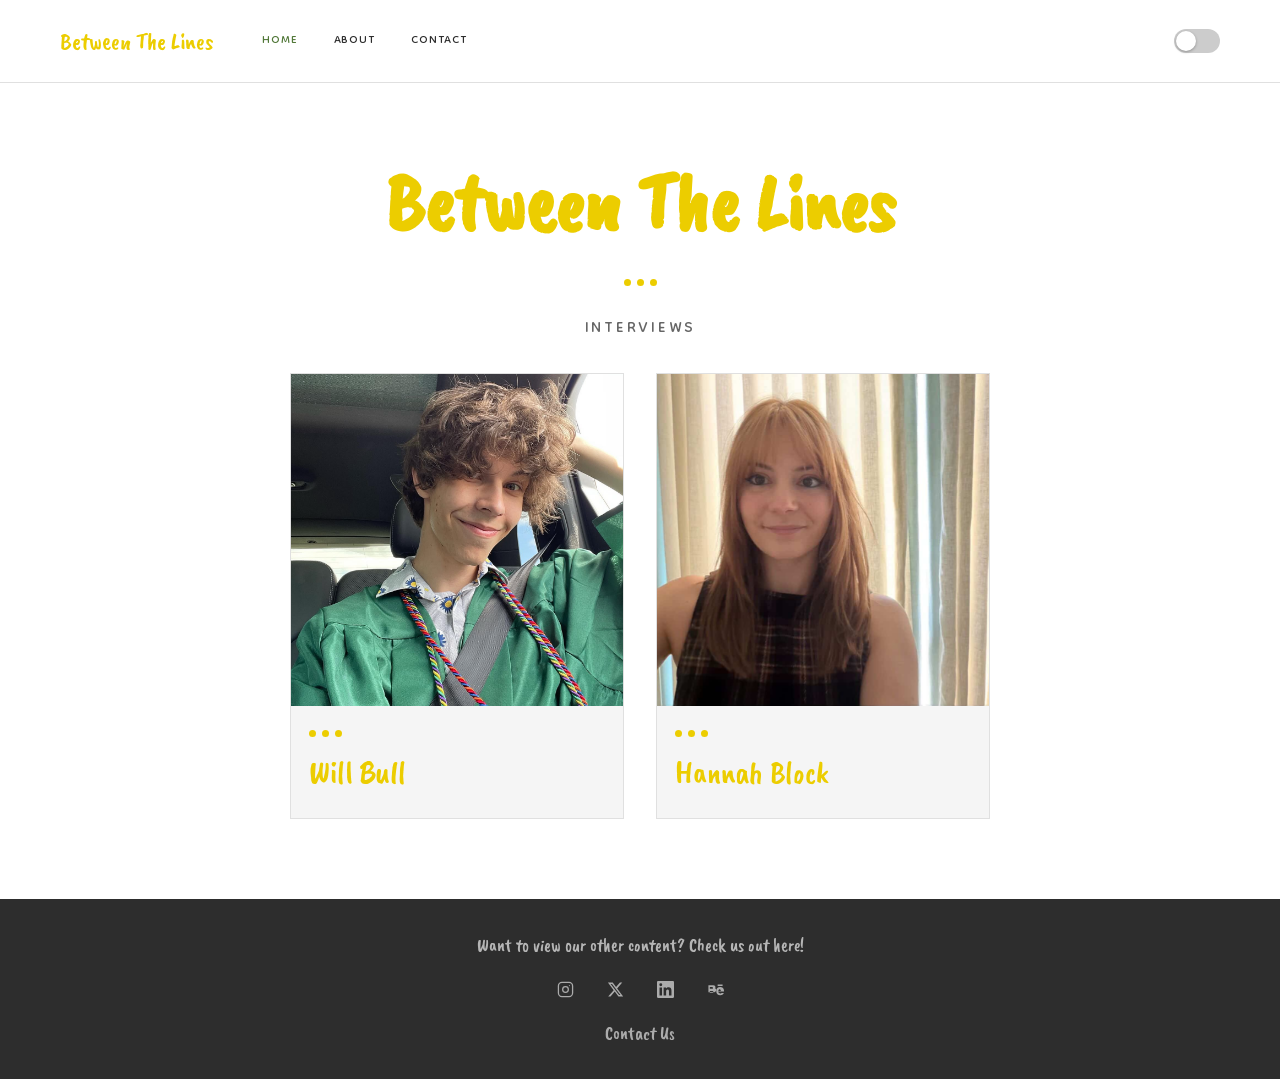
<file: index.html>
<!DOCTYPE html>
<html lang="en" data-theme="light">
<head>
  <meta charset="UTF-8" />
  <meta name="viewport" content="width=device-width, initial-scale=1.0" />
  <title>Between The Lines</title>
  <link rel="preconnect" href="https://fonts.googleapis.com">
  <link rel="preconnect" href="https://fonts.gstatic.com" crossorigin>
  <link href="https://fonts.googleapis.com/css2?family=Caveat+Brush&family=Caveat:wght@400..700&family=Dongle&family=Lexend+Deca:wght@100..900&family=PT+Sans:ital,wght@0,400;0,700;1,400;1,700&display=swap" rel="stylesheet">
  <link rel="stylesheet" href="style.css" />
</head>
<body>

  <header>
    <a href="index.html" class="logo">Between The Lines</a>
    <nav>
      <a href="index.html" class="active">Home</a>
      <a href="about.html">About</a>
      <a href="contact.html">Contact</a>
    </nav>
    <button class="dark-toggle" id="darkToggle" aria-label="Toggle dark mode">
      <span class="knob"></span>
    </button>
  </header>

  <main class="home-main">
  <div class="page-wrap">

    <h1 class="home-headline">Between The Lines</h1>
    <div class="dots"><span></span><span></span><span></span></div>

    <p class="section-label">Interviews</p>

    <div class="interview-cards">

      <a href="will-bull.html" class="card">
        <div class="card-img">
          <img src="will-bull.jpg" alt="Will Bull">
        </div>
        <div class="card-body">
          <div class="dots"><span></span><span></span><span></span></div>
          <p class="card-name">Will Bull</p>
        </div>
      </a>

      <a href="hannah-block.html" class="card">
        <div class="card-img">
          <img src="hannah-block.jpg" alt="Hannah Block">
        </div>
        <div class="card-body">
          <div class="dots"><span></span><span></span><span></span></div>
          <p class="card-name">Hannah Block</p>
        </div>
      </a>

    </div>

  </div>
  </main>

  <footer>
    <div class="footer-inner">
      <p class="footer-tagline">Want to view our other content? Check us out here!</p>
      <div class="social-links">
        <a href="#" class="social-icon" aria-label="Instagram">
          <svg viewBox="0 0 24 24" fill="none" stroke="currentColor" stroke-width="1.8" stroke-linecap="round" stroke-linejoin="round"><rect x="2" y="2" width="20" height="20" rx="5"/><circle cx="12" cy="12" r="4"/><circle cx="17.5" cy="6.5" r="0.8" fill="currentColor" stroke="none"/></svg>
        </a>
        <a href="#" class="social-icon" aria-label="X / Twitter">
          <svg viewBox="0 0 24 24" fill="currentColor"><path d="M18.244 2.25h3.308l-7.227 8.26 8.502 11.24H16.17l-5.214-6.817L4.99 21.75H1.68l7.73-8.835L1.254 2.25H8.08l4.713 6.231zm-1.161 17.52h1.833L7.084 4.126H5.117z"/></svg>
        </a>
        <a href="#" class="social-icon" aria-label="LinkedIn">
          <svg viewBox="0 0 24 24" fill="currentColor"><path d="M20.447 20.452h-3.554v-5.569c0-1.328-.027-3.037-1.852-3.037-1.853 0-2.136 1.445-2.136 2.939v5.667H9.351V9h3.414v1.561h.046c.477-.9 1.637-1.85 3.37-1.85 3.601 0 4.267 2.37 4.267 5.455v6.286zM5.337 7.433a2.062 2.062 0 0 1-2.063-2.065 2.064 2.064 0 1 1 2.063 2.065zm1.782 13.019H3.555V9h3.564v11.452zM22.225 0H1.771C.792 0 0 .774 0 1.729v20.542C0 23.227.792 24 1.771 24h20.451C23.2 24 24 23.227 24 22.271V1.729C24 .774 23.2 0 22.222 0h.003z"/></svg>
        </a>
        <a href="#" class="social-icon" aria-label="Behance">
          <svg viewBox="0 0 24 24" fill="currentColor"><path d="M22 7h-7V5h7v2zm1.726 10c-.442 1.297-2.029 3-5.101 3-3.074 0-5.564-1.729-5.564-5.675 0-3.91 2.325-5.92 5.466-5.92 3.082 0 4.964 1.782 5.375 4.426.078.506.109 1.188.095 2.14H15.97c.13 3.211 3.483 3.312 4.588 2.029H23.726zm-7.726-3h3.543c-.065-1.617-.955-2.482-1.711-2.482-.828 0-1.745.603-1.832 2.482zM8 12c2.432 0 3.933-1.204 3.933-3.135 0-1.78-1.139-2.865-3.086-2.865H2v10h7.016c2.2 0 3.984-1.065 3.984-3.283 0-1.998-1.52-2.717-4-2.717zM4 8.5h3.082c.85 0 1.418.453 1.418 1.25 0 .844-.568 1.25-1.418 1.25H4V8.5zm0 5.5h3.312c.914 0 1.688.406 1.688 1.5s-.774 1.5-1.688 1.5H4V14z"/></svg>
        </a>
      </div>
      <a href="contact.html" class="footer-contact">Contact Us</a>
    </div>
  </footer>

  <script src="theme.js"></script>
</body>
</html>
</file>
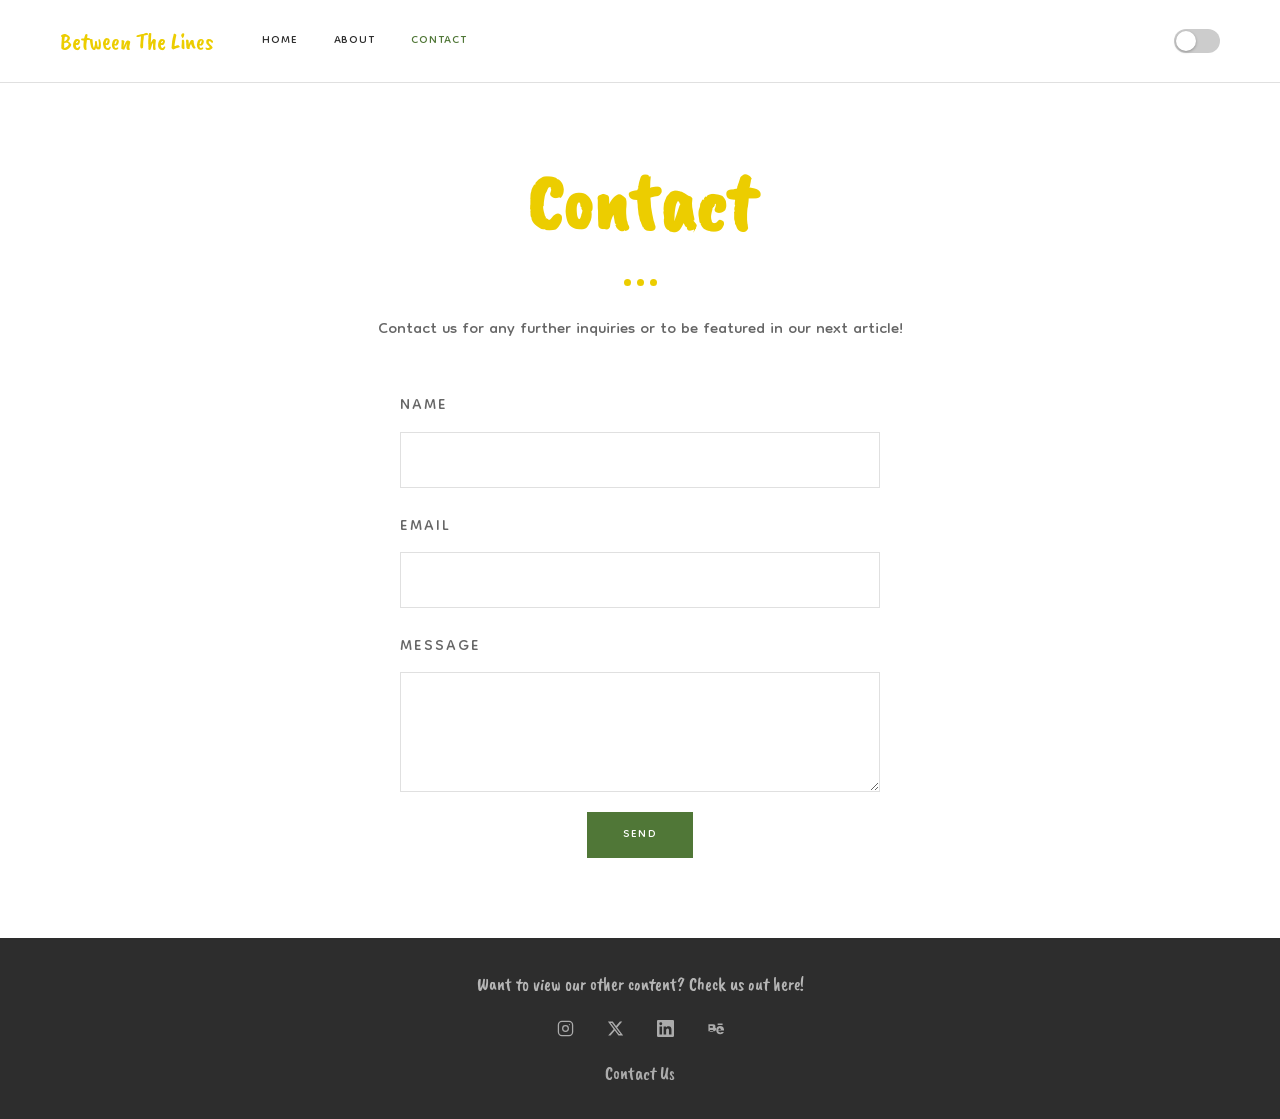
<file: contact.html>
<!DOCTYPE html>
<html lang="en" data-theme="light">
<head>
  <meta charset="UTF-8" />
  <meta name="viewport" content="width=device-width, initial-scale=1.0" />
  <title>Contact — Between The Lines</title>
  <link rel="preconnect" href="https://fonts.googleapis.com">
  <link rel="preconnect" href="https://fonts.gstatic.com" crossorigin>
  <link href="https://fonts.googleapis.com/css2?family=Caveat+Brush&family=Caveat:wght@400..700&family=Dongle&family=Lexend+Deca:wght@100..900&family=PT+Sans:ital,wght@0,400;0,700;1,400;1,700&display=swap" rel="stylesheet">
  <link rel="stylesheet" href="style.css" />
</head>
<body>

  <header>
    <a href="index.html" class="logo">Between The Lines</a>
    <nav>
      <a href="index.html">Home</a>
      <a href="about.html">About</a>
      <a href="contact.html" class="active">Contact</a>
    </nav>
    <button class="dark-toggle" id="darkToggle" aria-label="Toggle dark mode">
      <span class="knob"></span>
    </button>
  </header>

  <main class="contact-main">
  <div class="page-wrap">

    <h1 class="page-title">Contact</h1>
    <div class="dots"><span></span><span></span><span></span></div>

    <p class="contact-body">
      Contact us for any further inquiries or to be featured in our next article!
    </p>

    <form class="contact-form" onsubmit="handleSubmit(event)">
      <div class="form-group">
        <label for="name">Name</label>
        <input type="text" id="name" name="name" required />
      </div>
      <div class="form-group">
        <label for="email">Email</label>
        <input type="email" id="email" name="email" required />
      </div>
      <div class="form-group">
        <label for="message">Message</label>
        <textarea id="message" name="message" required></textarea>
      </div>
      <button type="submit" class="form-submit">Send</button>
      <p id="form-success" style="display:none;">Message sent!</p>
    </form>

  </div>
  </main>

  <footer>
    <div class="footer-inner">
      <p class="footer-tagline">Want to view our other content? Check us out here!</p>
      <div class="social-links">
        <a href="#" class="social-icon" aria-label="Instagram">
          <svg viewBox="0 0 24 24" fill="none" stroke="currentColor" stroke-width="1.8" stroke-linecap="round" stroke-linejoin="round"><rect x="2" y="2" width="20" height="20" rx="5"/><circle cx="12" cy="12" r="4"/><circle cx="17.5" cy="6.5" r="0.8" fill="currentColor" stroke="none"/></svg>
        </a>
        <a href="#" class="social-icon" aria-label="X / Twitter">
          <svg viewBox="0 0 24 24" fill="currentColor"><path d="M18.244 2.25h3.308l-7.227 8.26 8.502 11.24H16.17l-5.214-6.817L4.99 21.75H1.68l7.73-8.835L1.254 2.25H8.08l4.713 6.231zm-1.161 17.52h1.833L7.084 4.126H5.117z"/></svg>
        </a>
        <a href="#" class="social-icon" aria-label="LinkedIn">
          <svg viewBox="0 0 24 24" fill="currentColor"><path d="M20.447 20.452h-3.554v-5.569c0-1.328-.027-3.037-1.852-3.037-1.853 0-2.136 1.445-2.136 2.939v5.667H9.351V9h3.414v1.561h.046c.477-.9 1.637-1.85 3.37-1.85 3.601 0 4.267 2.37 4.267 5.455v6.286zM5.337 7.433a2.062 2.062 0 0 1-2.063-2.065 2.064 2.064 0 1 1 2.063 2.065zm1.782 13.019H3.555V9h3.564v11.452zM22.225 0H1.771C.792 0 0 .774 0 1.729v20.542C0 23.227.792 24 1.771 24h20.451C23.2 24 24 23.227 24 22.271V1.729C24 .774 23.2 0 22.222 0h.003z"/></svg>
        </a>
        <a href="#" class="social-icon" aria-label="Behance">
          <svg viewBox="0 0 24 24" fill="currentColor"><path d="M22 7h-7V5h7v2zm1.726 10c-.442 1.297-2.029 3-5.101 3-3.074 0-5.564-1.729-5.564-5.675 0-3.91 2.325-5.92 5.466-5.92 3.082 0 4.964 1.782 5.375 4.426.078.506.109 1.188.095 2.14H15.97c.13 3.211 3.483 3.312 4.588 2.029H23.726zm-7.726-3h3.543c-.065-1.617-.955-2.482-1.711-2.482-.828 0-1.745.603-1.832 2.482zM8 12c2.432 0 3.933-1.204 3.933-3.135 0-1.78-1.139-2.865-3.086-2.865H2v10h7.016c2.2 0 3.984-1.065 3.984-3.283 0-1.998-1.52-2.717-4-2.717zM4 8.5h3.082c.85 0 1.418.453 1.418 1.25 0 .844-.568 1.25-1.418 1.25H4V8.5zm0 5.5h3.312c.914 0 1.688.406 1.688 1.5s-.774 1.5-1.688 1.5H4V14z"/></svg>
        </a>
      </div>
      <a href="contact.html" class="footer-contact">Contact Us</a>
    </div>
  </footer>

  <script src="theme.js"></script>
  <script>
    function handleSubmit(e) {
      e.preventDefault();
      document.getElementById('form-success').style.display = 'block';
      e.target.reset();
    }
  </script>
</body>
</html>
</file>
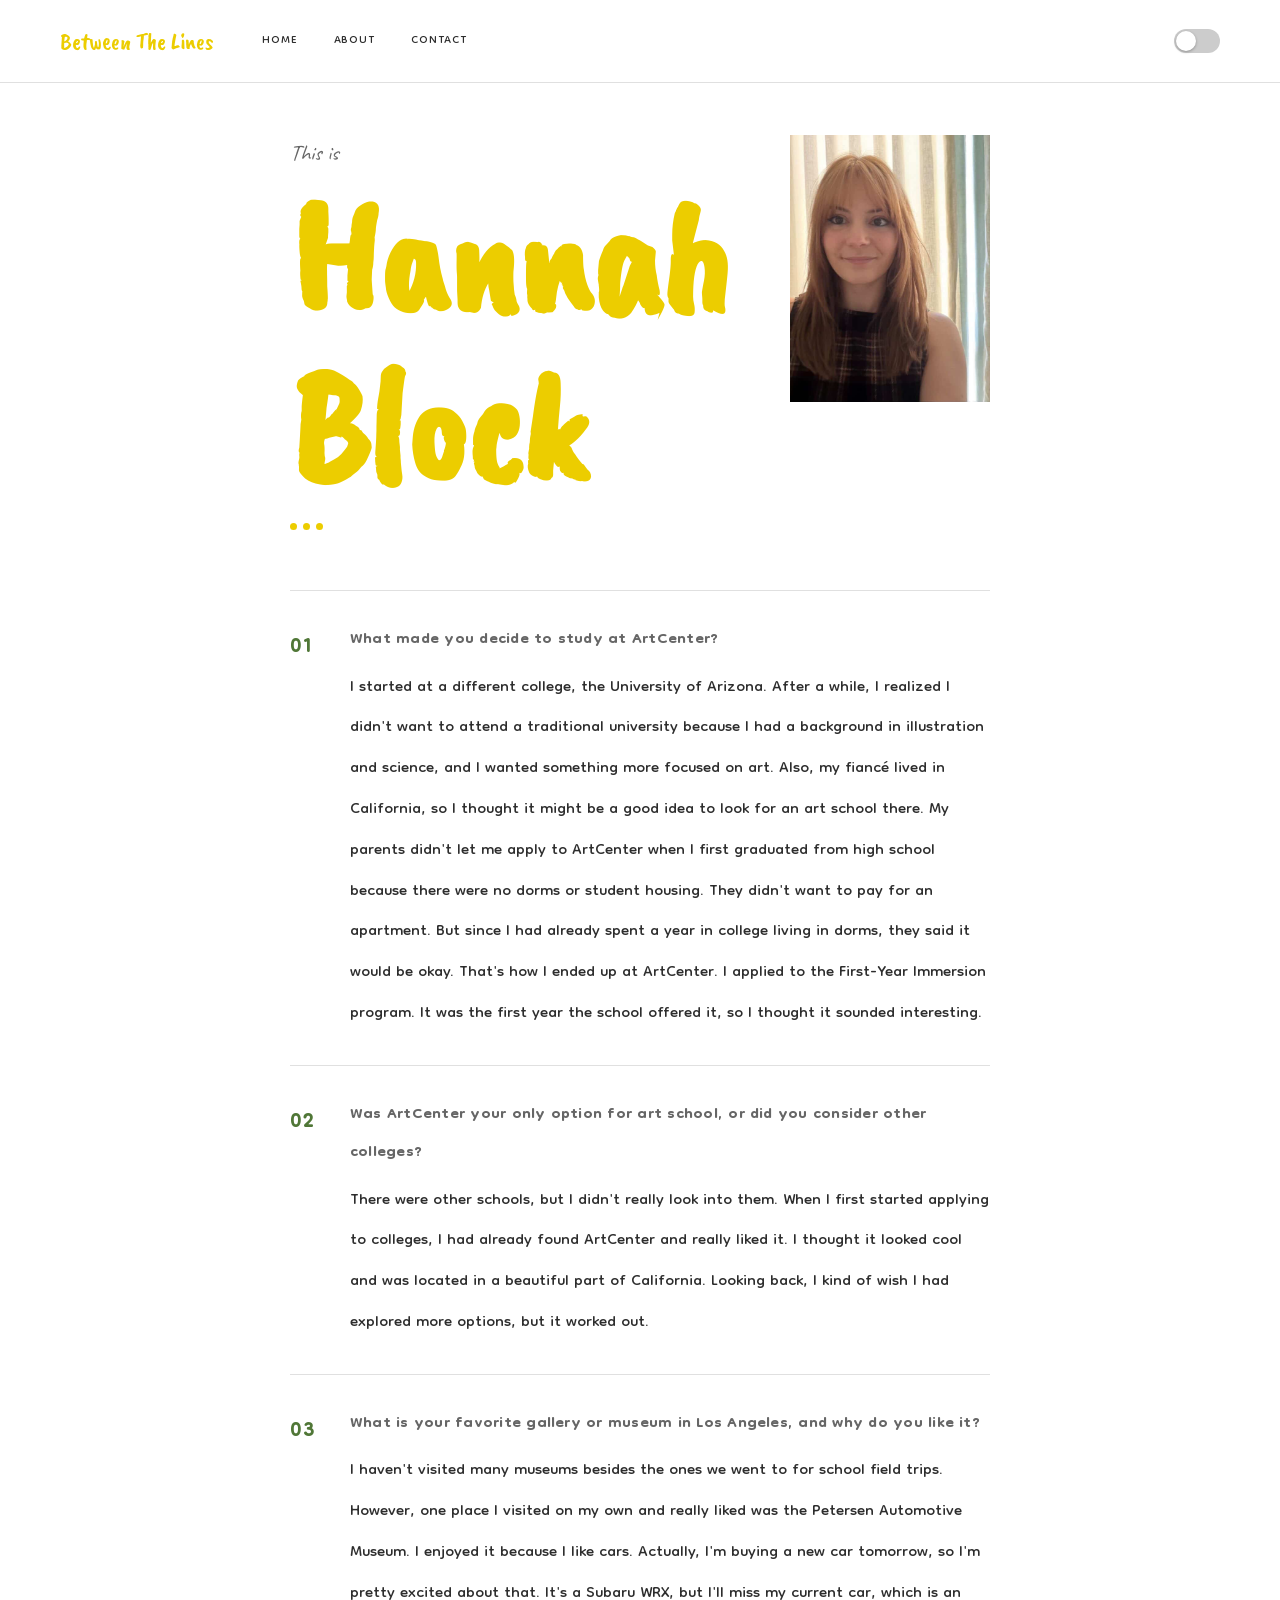
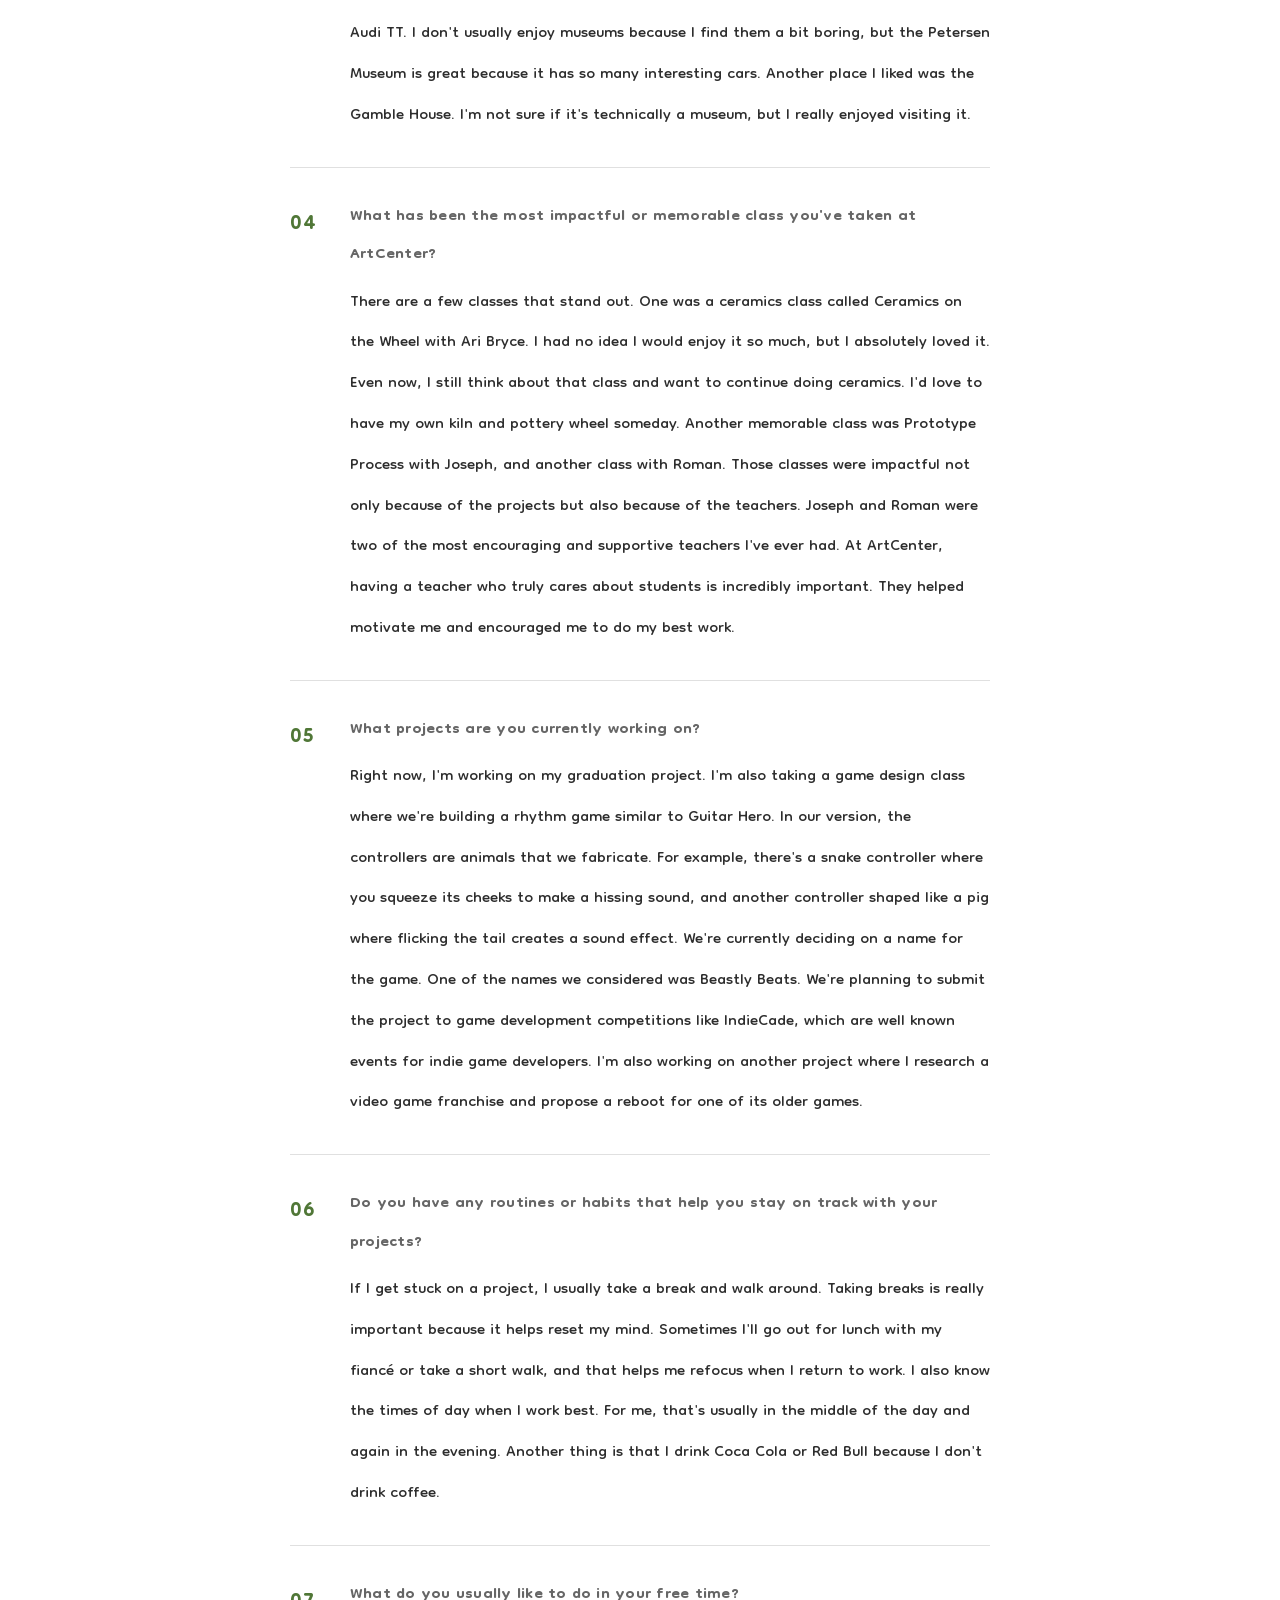
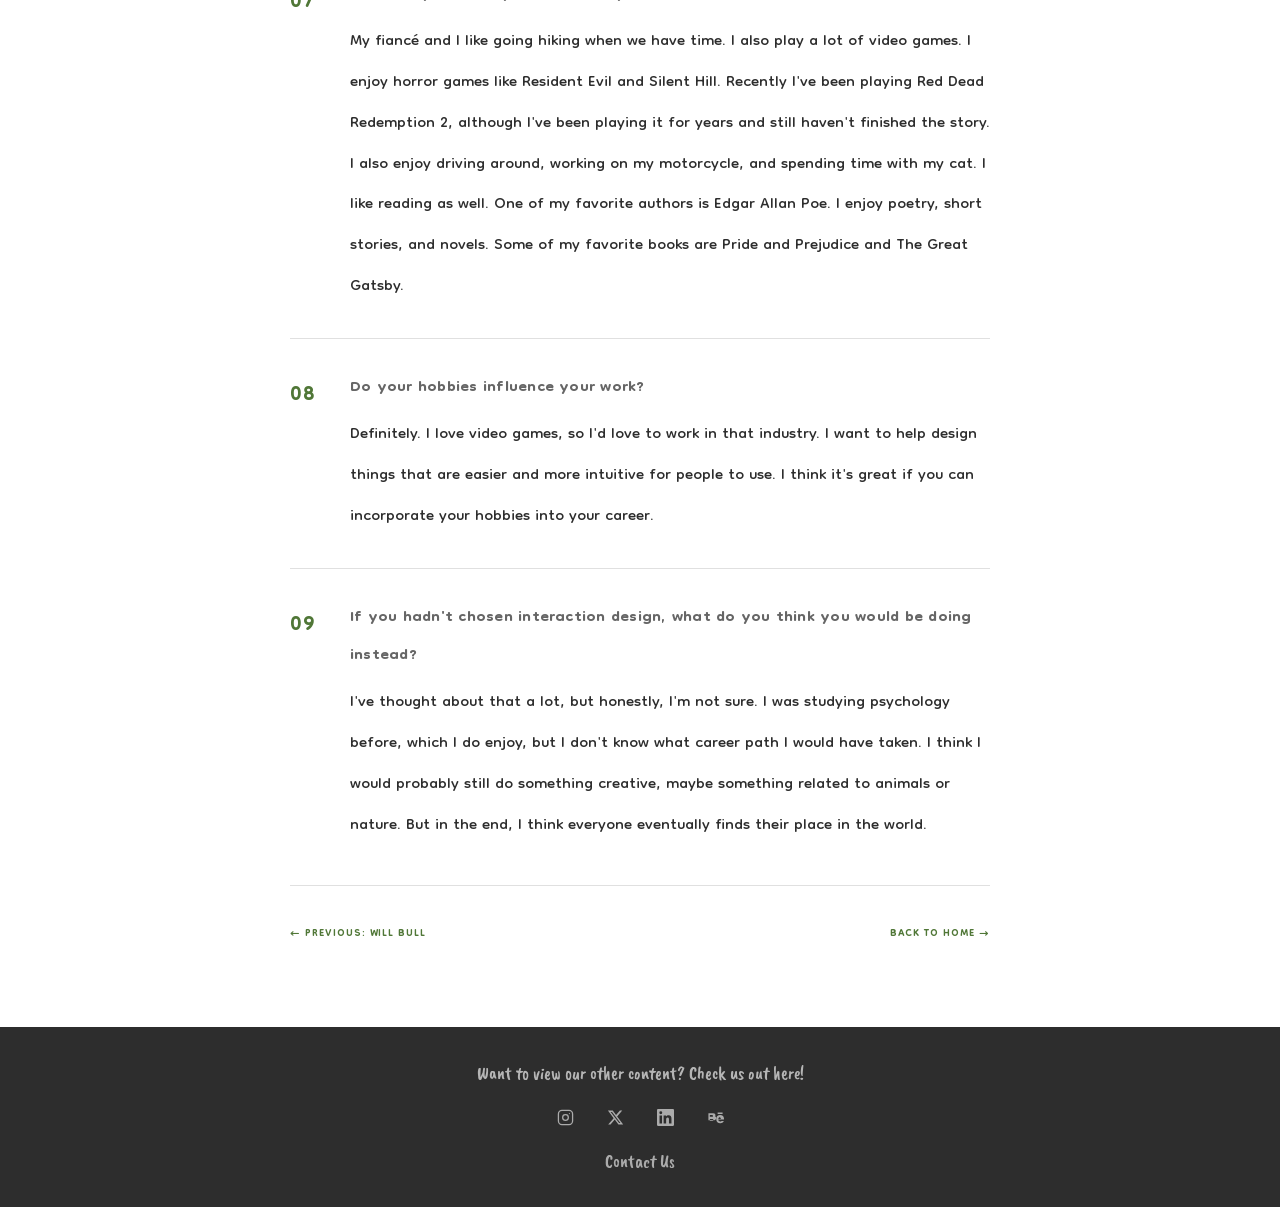
<file: hannah-block.html>
<!DOCTYPE html>
<html lang="en" data-theme="light">
<head>
  <meta charset="UTF-8" />
  <meta name="viewport" content="width=device-width, initial-scale=1.0" />
  <title>Hannah Block — Between The Lines</title>
  <link rel="preconnect" href="https://fonts.googleapis.com">
  <link rel="preconnect" href="https://fonts.gstatic.com" crossorigin>
  <link href="https://fonts.googleapis.com/css2?family=Caveat+Brush&family=Caveat:wght@400..700&family=Dongle&family=Lexend+Deca:wght@100..900&family=PT+Sans:ital,wght@0,400;0,700;1,400;1,700&display=swap" rel="stylesheet">
  <link rel="stylesheet" href="style.css" />
</head>
<body>

  <header>
    <a href="index.html" class="logo">Between The Lines</a>
    <nav>
      <a href="index.html">Home</a>
      <a href="about.html">About</a>
      <a href="contact.html">Contact</a>
    </nav>
    <button class="dark-toggle" id="darkToggle" aria-label="Toggle dark mode">
      <span class="knob"></span>
    </button>
  </header>

  <main class="interview-main">
  <div class="page-wrap">

    <div class="interview-header">
      <div>
        <span class="interview-label">This is</span>
        <h1 class="interview-name">Hannah<br>Block</h1>
        <div class="dots"><span></span><span></span><span></span></div>
      </div>
      <div class="interview-photo-box">
        <div class="photo-placeholder">
          <img src="hannah-block.jpg" alt="Hannah Block">
        </div>
      </div>
    </div>

    <div class="qa-list">

      <div class="qa-item">
        <span class="qa-num">01</span>
        <div class="qa-content">
          <p class="qa-question">What made you decide to study at ArtCenter?</p>
          <p class="qa-answer">I started at a different college, the University of Arizona. After a while, I realized I didn't want to attend a traditional university because I had a background in illustration and science, and I wanted something more focused on art. Also, my fiancé lived in California, so I thought it might be a good idea to look for an art school there. My parents didn't let me apply to ArtCenter when I first graduated from high school because there were no dorms or student housing. They didn't want to pay for an apartment. But since I had already spent a year in college living in dorms, they said it would be okay. That's how I ended up at ArtCenter. I applied to the First-Year Immersion program. It was the first year the school offered it, so I thought it sounded interesting.</p>
        </div>
      </div>

      <div class="qa-item">
        <span class="qa-num">02</span>
        <div class="qa-content">
          <p class="qa-question">Was ArtCenter your only option for art school, or did you consider other colleges?</p>
          <p class="qa-answer">There were other schools, but I didn't really look into them. When I first started applying to colleges, I had already found ArtCenter and really liked it. I thought it looked cool and was located in a beautiful part of California. Looking back, I kind of wish I had explored more options, but it worked out.</p>
        </div>
      </div>

      <div class="qa-item">
        <span class="qa-num">03</span>
        <div class="qa-content">
          <p class="qa-question">What is your favorite gallery or museum in Los Angeles, and why do you like it?</p>
          <p class="qa-answer">I haven't visited many museums besides the ones we went to for school field trips. However, one place I visited on my own and really liked was the Petersen Automotive Museum. I enjoyed it because I like cars. Actually, I'm buying a new car tomorrow, so I'm pretty excited about that. It's a Subaru WRX, but I'll miss my current car, which is an Audi TT. I don't usually enjoy museums because I find them a bit boring, but the Petersen Museum is great because it has so many interesting cars. Another place I liked was the Gamble House. I'm not sure if it's technically a museum, but I really enjoyed visiting it.</p>
        </div>
      </div>

      <div class="qa-item">
        <span class="qa-num">04</span>
        <div class="qa-content">
          <p class="qa-question">What has been the most impactful or memorable class you've taken at ArtCenter?</p>
          <p class="qa-answer">There are a few classes that stand out. One was a ceramics class called Ceramics on the Wheel with Ari Bryce. I had no idea I would enjoy it so much, but I absolutely loved it. Even now, I still think about that class and want to continue doing ceramics. I'd love to have my own kiln and pottery wheel someday. Another memorable class was Prototype Process with Joseph, and another class with Roman. Those classes were impactful not only because of the projects but also because of the teachers. Joseph and Roman were two of the most encouraging and supportive teachers I've ever had. At ArtCenter, having a teacher who truly cares about students is incredibly important. They helped motivate me and encouraged me to do my best work.</p>
        </div>
      </div>

      <div class="qa-item">
        <span class="qa-num">05</span>
        <div class="qa-content">
          <p class="qa-question">What projects are you currently working on?</p>
          <p class="qa-answer">Right now, I'm working on my graduation project. I'm also taking a game design class where we're building a rhythm game similar to Guitar Hero. In our version, the controllers are animals that we fabricate. For example, there's a snake controller where you squeeze its cheeks to make a hissing sound, and another controller shaped like a pig where flicking the tail creates a sound effect. We're currently deciding on a name for the game. One of the names we considered was Beastly Beats. We're planning to submit the project to game development competitions like IndieCade, which are well known events for indie game developers. I'm also working on another project where I research a video game franchise and propose a reboot for one of its older games.</p>
        </div>
      </div>

      <div class="qa-item">
        <span class="qa-num">06</span>
        <div class="qa-content">
          <p class="qa-question">Do you have any routines or habits that help you stay on track with your projects?</p>
          <p class="qa-answer">If I get stuck on a project, I usually take a break and walk around. Taking breaks is really important because it helps reset my mind. Sometimes I'll go out for lunch with my fiancé or take a short walk, and that helps me refocus when I return to work. I also know the times of day when I work best. For me, that's usually in the middle of the day and again in the evening. Another thing is that I drink Coca Cola or Red Bull because I don't drink coffee.</p>
        </div>
      </div>

      <div class="qa-item">
        <span class="qa-num">07</span>
        <div class="qa-content">
          <p class="qa-question">What do you usually like to do in your free time?</p>
          <p class="qa-answer">My fiancé and I like going hiking when we have time. I also play a lot of video games. I enjoy horror games like Resident Evil and Silent Hill. Recently I've been playing Red Dead Redemption 2, although I've been playing it for years and still haven't finished the story. I also enjoy driving around, working on my motorcycle, and spending time with my cat. I like reading as well. One of my favorite authors is Edgar Allan Poe. I enjoy poetry, short stories, and novels. Some of my favorite books are Pride and Prejudice and The Great Gatsby.</p>
        </div>
      </div>

      <div class="qa-item">
        <span class="qa-num">08</span>
        <div class="qa-content">
          <p class="qa-question">Do your hobbies influence your work?</p>
          <p class="qa-answer">Definitely. I love video games, so I'd love to work in that industry. I want to help design things that are easier and more intuitive for people to use. I think it's great if you can incorporate your hobbies into your career.</p>
        </div>
      </div>

      <div class="qa-item">
        <span class="qa-num">09</span>
        <div class="qa-content">
          <p class="qa-question">If you hadn't chosen interaction design, what do you think you would be doing instead?</p>
          <p class="qa-answer">I've thought about that a lot, but honestly, I'm not sure. I was studying psychology before, which I do enjoy, but I don't know what career path I would have taken. I think I would probably still do something creative, maybe something related to animals or nature. But in the end, I think everyone eventually finds their place in the world.</p>
        </div>
      </div>

    </div>

    <div class="interview-nav">
      <a href="will-bull.html">← Previous: Will Bull</a>
      <a href="index.html">Back to Home →</a>
    </div>

  </div>
  </main>

  <footer>
    <div class="footer-inner">
      <p class="footer-tagline">Want to view our other content? Check us out here!</p>
      <div class="social-links">
        <a href="#" class="social-icon" aria-label="Instagram">
          <svg viewBox="0 0 24 24" fill="none" stroke="currentColor" stroke-width="1.8" stroke-linecap="round" stroke-linejoin="round"><rect x="2" y="2" width="20" height="20" rx="5"/><circle cx="12" cy="12" r="4"/><circle cx="17.5" cy="6.5" r="0.8" fill="currentColor" stroke="none"/></svg>
        </a>
        <a href="#" class="social-icon" aria-label="X / Twitter">
          <svg viewBox="0 0 24 24" fill="currentColor"><path d="M18.244 2.25h3.308l-7.227 8.26 8.502 11.24H16.17l-5.214-6.817L4.99 21.75H1.68l7.73-8.835L1.254 2.25H8.08l4.713 6.231zm-1.161 17.52h1.833L7.084 4.126H5.117z"/></svg>
        </a>
        <a href="#" class="social-icon" aria-label="LinkedIn">
          <svg viewBox="0 0 24 24" fill="currentColor"><path d="M20.447 20.452h-3.554v-5.569c0-1.328-.027-3.037-1.852-3.037-1.853 0-2.136 1.445-2.136 2.939v5.667H9.351V9h3.414v1.561h.046c.477-.9 1.637-1.85 3.37-1.85 3.601 0 4.267 2.37 4.267 5.455v6.286zM5.337 7.433a2.062 2.062 0 0 1-2.063-2.065 2.064 2.064 0 1 1 2.063 2.065zm1.782 13.019H3.555V9h3.564v11.452zM22.225 0H1.771C.792 0 0 .774 0 1.729v20.542C0 23.227.792 24 1.771 24h20.451C23.2 24 24 23.227 24 22.271V1.729C24 .774 23.2 0 22.222 0h.003z"/></svg>
        </a>
        <a href="#" class="social-icon" aria-label="Behance">
          <svg viewBox="0 0 24 24" fill="currentColor"><path d="M22 7h-7V5h7v2zm1.726 10c-.442 1.297-2.029 3-5.101 3-3.074 0-5.564-1.729-5.564-5.675 0-3.91 2.325-5.92 5.466-5.92 3.082 0 4.964 1.782 5.375 4.426.078.506.109 1.188.095 2.14H15.97c.13 3.211 3.483 3.312 4.588 2.029H23.726zm-7.726-3h3.543c-.065-1.617-.955-2.482-1.711-2.482-.828 0-1.745.603-1.832 2.482zM8 12c2.432 0 3.933-1.204 3.933-3.135 0-1.78-1.139-2.865-3.086-2.865H2v10h7.016c2.2 0 3.984-1.065 3.984-3.283 0-1.998-1.52-2.717-4-2.717zM4 8.5h3.082c.85 0 1.418.453 1.418 1.25 0 .844-.568 1.25-1.418 1.25H4V8.5zm0 5.5h3.312c.914 0 1.688.406 1.688 1.5s-.774 1.5-1.688 1.5H4V14z"/></svg>
        </a>
      </div>
      <a href="contact.html" class="footer-contact">Contact Us</a>
    </div>
  </footer>

  <script src="theme.js"></script>
</body>
</html>
</file>
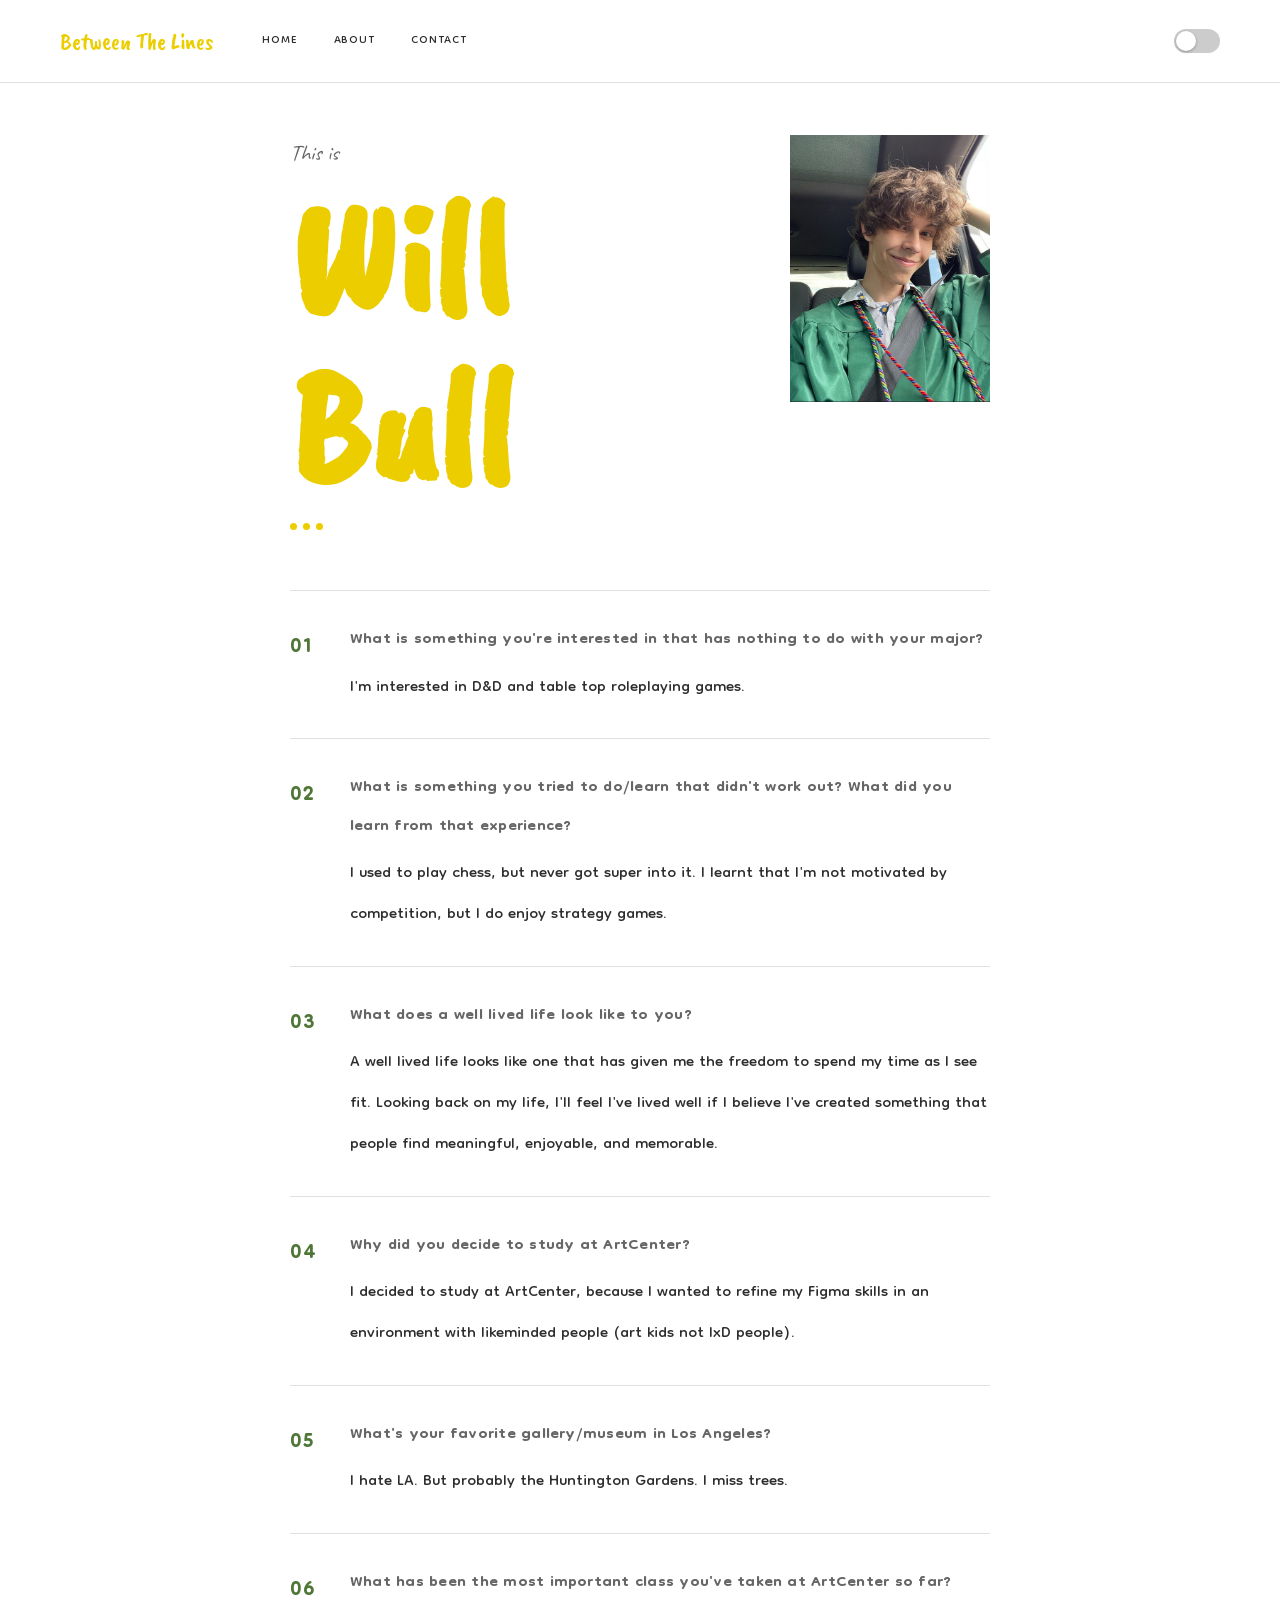
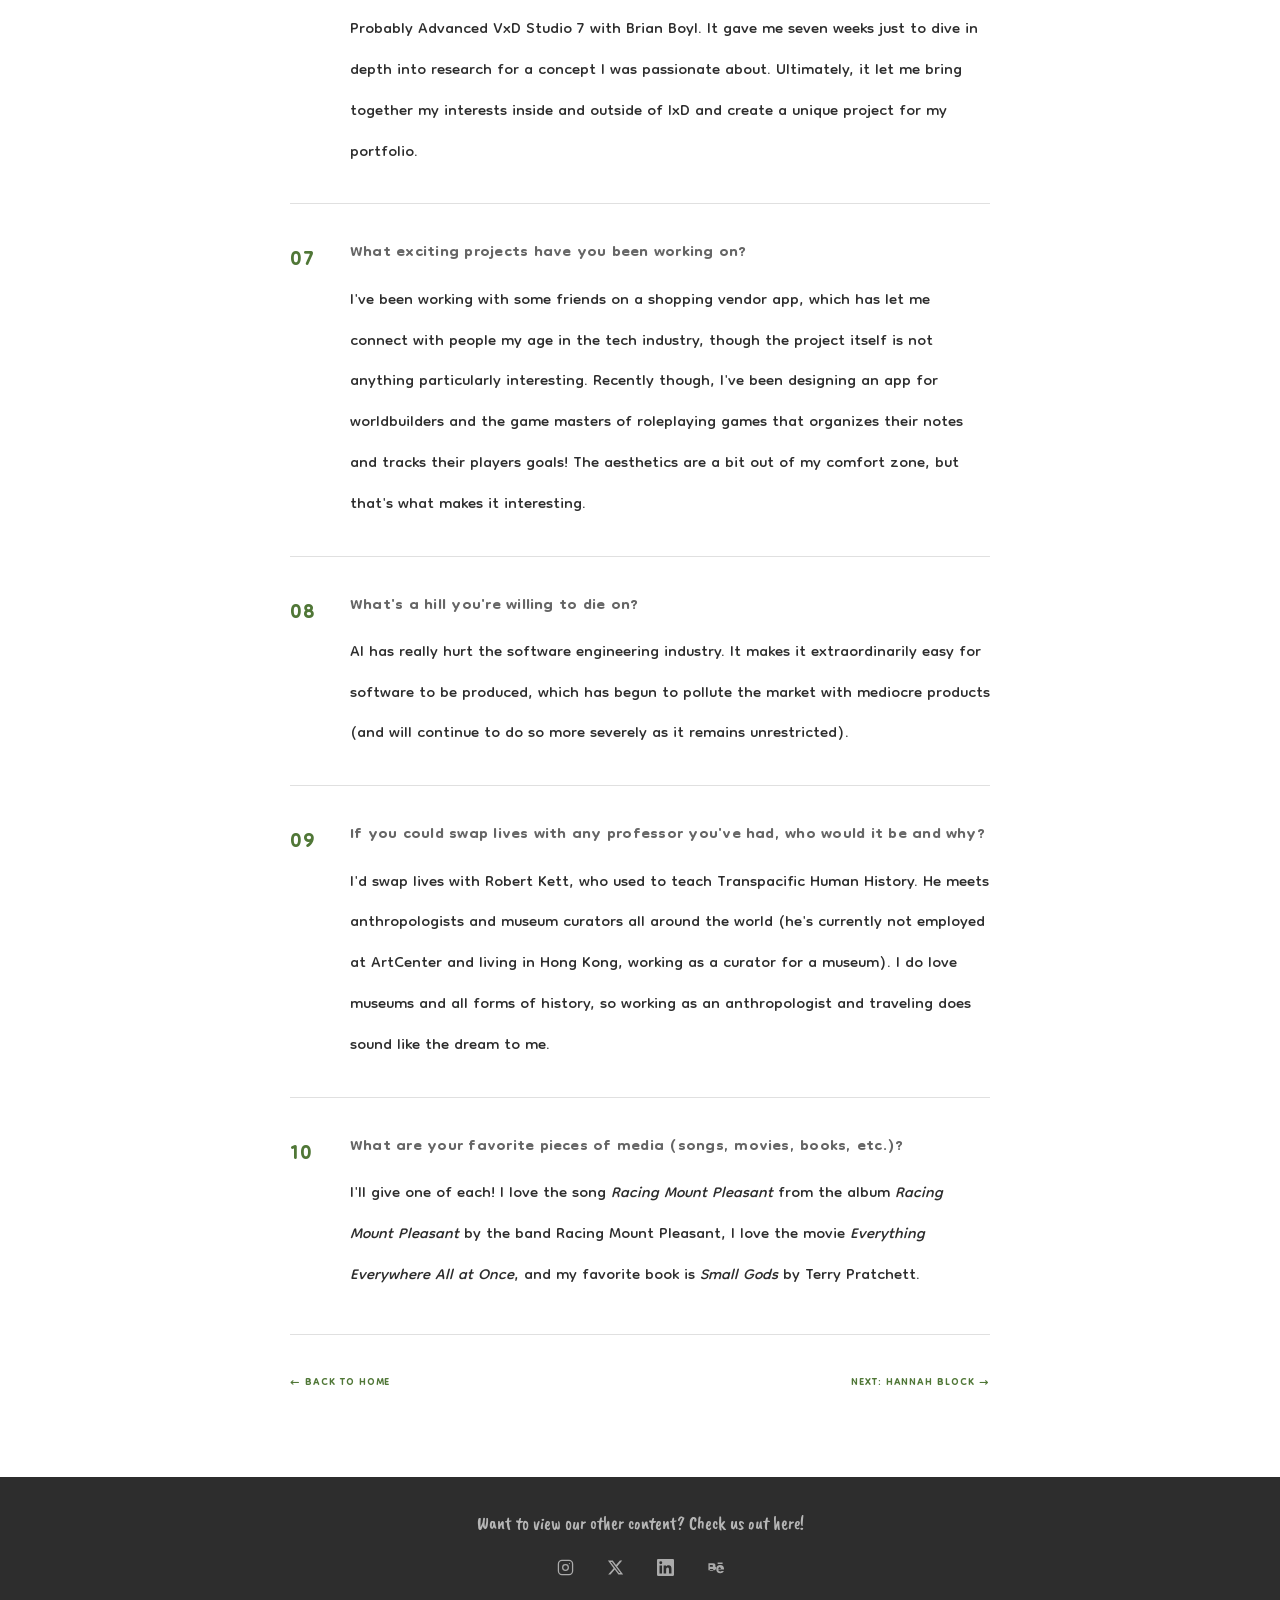
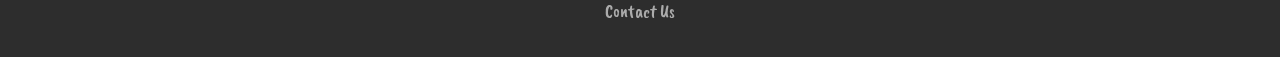
<file: will-bull.html>
<!DOCTYPE html>
<html lang="en" data-theme="light">
<head>
  <meta charset="UTF-8" />
  <meta name="viewport" content="width=device-width, initial-scale=1.0" />
  <title>Will Bull — Between The Lines</title>
  <link rel="preconnect" href="https://fonts.googleapis.com">
  <link rel="preconnect" href="https://fonts.gstatic.com" crossorigin>
  <link href="https://fonts.googleapis.com/css2?family=Caveat+Brush&family=Caveat:wght@400..700&family=Dongle&family=Lexend+Deca:wght@100..900&family=PT+Sans:ital,wght@0,400;0,700;1,400;1,700&display=swap" rel="stylesheet">
  <link rel="stylesheet" href="style.css" />
</head>
<body>

  <header>
    <a href="index.html" class="logo">Between The Lines</a>
    <nav>
      <a href="index.html">Home</a>
      <a href="about.html">About</a>
      <a href="contact.html">Contact</a>
    </nav>
    <button class="dark-toggle" id="darkToggle" aria-label="Toggle dark mode">
      <span class="knob"></span>
    </button>
  </header>

  <main class="interview-main">
  <div class="page-wrap">

    <div class="interview-header">
      <div>
        <span class="interview-label">This is</span>
        <h1 class="interview-name">Will Bull</h1>
        <div class="dots"><span></span><span></span><span></span></div>
      </div>
      <div class="interview-photo-box">
        <div class="photo-placeholder">
         <img src="will-bull.jpg" alt="Will Bull">
        </div>
      </div>
    </div>

    <div class="qa-list">

      <div class="qa-item">
        <span class="qa-num">01</span>
        <div class="qa-content">
          <p class="qa-question">What is something you're interested in that has nothing to do with your major?</p>
          <p class="qa-answer">I'm interested in D&D and table top roleplaying games.</p>
        </div>
      </div>

      <div class="qa-item">
        <span class="qa-num">02</span>
        <div class="qa-content">
          <p class="qa-question">What is something you tried to do/learn that didn't work out? What did you learn from that experience?</p>
          <p class="qa-answer">I used to play chess, but never got super into it. I learnt that I'm not motivated by competition, but I do enjoy strategy games.</p>
        </div>
      </div>

      <div class="qa-item">
        <span class="qa-num">03</span>
        <div class="qa-content">
          <p class="qa-question">What does a well lived life look like to you?</p>
          <p class="qa-answer">A well lived life looks like one that has given me the freedom to spend my time as I see fit. Looking back on my life, I'll feel I've lived well if I believe I've created something that people find meaningful, enjoyable, and memorable.</p>
        </div>
      </div>

      <div class="qa-item">
        <span class="qa-num">04</span>
        <div class="qa-content">
          <p class="qa-question">Why did you decide to study at ArtCenter?</p>
          <p class="qa-answer">I decided to study at ArtCenter, because I wanted to refine my Figma skills in an environment with likeminded people (art kids not IxD people).</p>
        </div>
      </div>

      <div class="qa-item">
        <span class="qa-num">05</span>
        <div class="qa-content">
          <p class="qa-question">What's your favorite gallery/museum in Los Angeles?</p>
          <p class="qa-answer">I hate LA. But probably the Huntington Gardens. I miss trees.</p>
        </div>
      </div>

      <div class="qa-item">
        <span class="qa-num">06</span>
        <div class="qa-content">
          <p class="qa-question">What has been the most important class you've taken at ArtCenter so far?</p>
          <p class="qa-answer">Probably Advanced VxD Studio 7 with Brian Boyl. It gave me seven weeks just to dive in depth into research for a concept I was passionate about. Ultimately, it let me bring together my interests inside and outside of IxD and create a unique project for my portfolio.</p>
        </div>
      </div>

      <div class="qa-item">
        <span class="qa-num">07</span>
        <div class="qa-content">
          <p class="qa-question">What exciting projects have you been working on?</p>
          <p class="qa-answer">I've been working with some friends on a shopping vendor app, which has let me connect with people my age in the tech industry, though the project itself is not anything particularly interesting. Recently though, I've been designing an app for worldbuilders and the game masters of roleplaying games that organizes their notes and tracks their players goals! The aesthetics are a bit out of my comfort zone, but that's what makes it interesting.</p>
        </div>
      </div>

      <div class="qa-item">
        <span class="qa-num">08</span>
        <div class="qa-content">
          <p class="qa-question">What's a hill you're willing to die on?</p>
          <p class="qa-answer">AI has really hurt the software engineering industry. It makes it extraordinarily easy for software to be produced, which has begun to pollute the market with mediocre products (and will continue to do so more severely as it remains unrestricted).</p>
        </div>
      </div>

      <div class="qa-item">
        <span class="qa-num">09</span>
        <div class="qa-content">
          <p class="qa-question">If you could swap lives with any professor you've had, who would it be and why?</p>
          <p class="qa-answer">I'd swap lives with Robert Kett, who used to teach Transpacific Human History. He meets anthropologists and museum curators all around the world (he's currently not employed at ArtCenter and living in Hong Kong, working as a curator for a museum). I do love museums and all forms of history, so working as an anthropologist and traveling does sound like the dream to me.</p>
        </div>
      </div>

      <div class="qa-item">
        <span class="qa-num">10</span>
        <div class="qa-content">
          <p class="qa-question">What are your favorite pieces of media (songs, movies, books, etc.)?</p>
          <p class="qa-answer">I'll give one of each! I love the song <em>Racing Mount Pleasant</em> from the album <em>Racing Mount Pleasant</em> by the band Racing Mount Pleasant, I love the movie <em>Everything Everywhere All at Once</em>, and my favorite book is <em>Small Gods</em> by Terry Pratchett.</p>
        </div>
      </div>

    </div>

    <div class="interview-nav">
      <a href="index.html">← Back to Home</a>
      <a href="hannah-block.html">Next: Hannah Block →</a>
    </div>

  </div><!-- /.page-wrap -->
  </main>

  <footer>
    <div class="footer-inner">
      <p class="footer-tagline">Want to view our other content? Check us out here!</p>
      <div class="social-links">
        <a href="#" class="social-icon" aria-label="Instagram">
          <svg viewBox="0 0 24 24" fill="none" stroke="currentColor" stroke-width="1.8" stroke-linecap="round" stroke-linejoin="round"><rect x="2" y="2" width="20" height="20" rx="5"/><circle cx="12" cy="12" r="4"/><circle cx="17.5" cy="6.5" r="0.8" fill="currentColor" stroke="none"/></svg>
        </a>
        <a href="#" class="social-icon" aria-label="X / Twitter">
          <svg viewBox="0 0 24 24" fill="currentColor"><path d="M18.244 2.25h3.308l-7.227 8.26 8.502 11.24H16.17l-5.214-6.817L4.99 21.75H1.68l7.73-8.835L1.254 2.25H8.08l4.713 6.231zm-1.161 17.52h1.833L7.084 4.126H5.117z"/></svg>
        </a>
        <a href="#" class="social-icon" aria-label="LinkedIn">
          <svg viewBox="0 0 24 24" fill="currentColor"><path d="M20.447 20.452h-3.554v-5.569c0-1.328-.027-3.037-1.852-3.037-1.853 0-2.136 1.445-2.136 2.939v5.667H9.351V9h3.414v1.561h.046c.477-.9 1.637-1.85 3.37-1.85 3.601 0 4.267 2.37 4.267 5.455v6.286zM5.337 7.433a2.062 2.062 0 0 1-2.063-2.065 2.064 2.064 0 1 1 2.063 2.065zm1.782 13.019H3.555V9h3.564v11.452zM22.225 0H1.771C.792 0 0 .774 0 1.729v20.542C0 23.227.792 24 1.771 24h20.451C23.2 24 24 23.227 24 22.271V1.729C24 .774 23.2 0 22.222 0h.003z"/></svg>
        </a>
        <a href="#" class="social-icon" aria-label="Behance">
          <svg viewBox="0 0 24 24" fill="currentColor"><path d="M22 7h-7V5h7v2zm1.726 10c-.442 1.297-2.029 3-5.101 3-3.074 0-5.564-1.729-5.564-5.675 0-3.91 2.325-5.92 5.466-5.92 3.082 0 4.964 1.782 5.375 4.426.078.506.109 1.188.095 2.14H15.97c.13 3.211 3.483 3.312 4.588 2.029H23.726zm-7.726-3h3.543c-.065-1.617-.955-2.482-1.711-2.482-.828 0-1.745.603-1.832 2.482zM8 12c2.432 0 3.933-1.204 3.933-3.135 0-1.78-1.139-2.865-3.086-2.865H2v10h7.016c2.2 0 3.984-1.065 3.984-3.283 0-1.998-1.52-2.717-4-2.717zM4 8.5h3.082c.85 0 1.418.453 1.418 1.25 0 .844-.568 1.25-1.418 1.25H4V8.5zm0 5.5h3.312c.914 0 1.688.406 1.688 1.5s-.774 1.5-1.688 1.5H4V14z"/></svg>
        </a>
      </div>
      <a href="contact.html" class="footer-contact">Contact Us</a>
    </div>
  </footer>

  <script src="theme.js"></script>
</body>
</html>
</file>
<file: style.css>
/* ===========================
   BETWEEN THE LINES — CSS
   =========================== */

@import url('https://fonts.googleapis.com/css2?family=Caveat+Brush&family=Caveat:wght@400..700&family=Dongle&family=Lexend+Deca:wght@100..900&family=PT+Sans:ital,wght@0,400;0,700;1,400;1,700&display=swap');

:root {
  --bg:           #ffffff;
  --text:         #2d2d2d;
  --text-light:   #666666;
  --yellow:       #ECCD00;
  --yellow-light: #FFF29D;
  --green:        #507737;
  --border:       #e0e0e0;
  --footer-bg:    #2d2d2d;
  --card-bg:      #f5f5f5;
  --toggle-track: #cccccc;
}

[data-theme="dark"] {
  --bg:           #1c1c1c;
  --text:         #e5e5e5;
  --text-light:   #999999;
  --border:       #333333;
  --footer-bg:    #111111;
  --card-bg:      #252525;
  --toggle-track: #507737;
}

*, *::before, *::after { box-sizing: border-box; margin: 0; padding: 0; }
html { scroll-behavior: smooth; }

body {
  font-family: 'Dongle', sans-serif;
  background: var(--bg);
  color: var(--text);
  font-size: 18px;
  line-height: 1.6;
  min-height: 100vh;
  display: flex;
  flex-direction: column;
  transition: background 0.3s, color 0.3s;
}

main { flex: 1; }

/* ---- HEADER ---- */
header {
  display: flex;
  align-items: center;
  justify-content: center;
  gap: 48px;
  padding: 22px 60px;
  background: var(--bg);
  border-bottom: 1px solid var(--border);
  position: sticky;
  top: 0;
  z-index: 100;
  transition: background 0.3s, border-color 0.3s;
}

.logo {
  font-family: 'Caveat Brush', cursive;
  font-size: 1.5rem;
  color: var(--yellow);
  text-decoration: none;
}

nav {
  display: flex;
  gap: 36px;
}

nav a {
  font-family: 'Dongle', sans-serif;
  font-size: 1.1rem;
  letter-spacing: 0.05em;
  text-transform: uppercase;
  text-decoration: none;
  color: var(--text);
  transition: color 0.2s;
}

nav a:hover,
nav a.active { color: var(--green); }

/* ---- DARK MODE TOGGLE ---- */
.dark-toggle {
  display: flex;
  align-items: center;
  background: var(--toggle-track);
  border: none;
  border-radius: 20px;
  width: 46px;
  height: 24px;
  cursor: pointer;
  padding: 2px;
  transition: background 0.3s;
  flex-shrink: 0;
  margin-left: auto;
}

.dark-toggle .knob {
  width: 20px;
  height: 20px;
  border-radius: 50%;
  background: #fff;
  box-shadow: 0 1px 3px rgba(0,0,0,0.3);
  transition: transform 0.3s;
}

[data-theme="dark"] .dark-toggle { background: var(--green); }
[data-theme="dark"] .dark-toggle .knob { transform: translateX(22px); }

/* ---- FOOTER ---- */
footer {
  background: var(--footer-bg);
  padding: 32px 60px;
  transition: background 0.3s;
}

.footer-inner {
  display: flex;
  flex-direction: column;
  align-items: center;
  gap: 14px;
  text-align: center;
}

.footer-tagline {
  font-family: 'Caveat Brush', cursive;
  font-size: 1.1rem;
  color: rgba(255,255,255,0.65);
}

.social-links {
  display: flex;
  gap: 18px;
  align-items: center;
}

.social-icon {
  display: flex;
  align-items: center;
  justify-content: center;
  width: 32px;
  height: 32px;
  color: rgba(255,255,255,0.6);
  text-decoration: none;
  transition: color 0.2s, transform 0.2s;
}

.social-icon svg { width: 17px; height: 17px; }
.social-icon:hover { color: var(--yellow); transform: translateY(-2px); }

.footer-contact {
  font-family: 'Caveat Brush', cursive;
  font-size: 1.1rem;
  color: rgba(255,255,255,0.6);
  text-decoration: none;
  transition: color 0.2s;
}

.footer-contact:hover { color: var(--yellow); }

/* ---- DECORATIVE DOTS ---- */
.dots {
  display: flex;
  gap: 6px;
  margin: 12px 0 24px;
  justify-content: center;
}

.dots span {
  width: 7px;
  height: 7px;
  border-radius: 50%;
  background: var(--yellow);
  display: block;
}

/* ========================
   PAGE WRAPPER — centers all content
   ======================== */
.page-wrap {
  max-width: 780px;
  margin: 0 auto;
  width: 100%;
  padding: 0 40px;
}

/* ========================
   HOME PAGE
   ======================== */
.home-main {
  padding: 56px 0 80px;
  text-align: center;
}

.home-headline {
  font-family: 'Caveat Brush', cursive;
  font-size: 5rem;
  color: var(--yellow);
  margin-bottom: 4px;
}

.section-label {
  font-family: 'Dongle', sans-serif;
  font-size: 1.5rem;
  letter-spacing: 0.12em;
  text-transform: uppercase;
  color: var(--text-light);
  margin-bottom: 24px;
  display: block;
}

.interview-cards {
  display: grid;
  grid-template-columns: repeat(auto-fill, minmax(260px, 1fr));
  gap: 32px;
  text-align: left;
}

.card {
  text-decoration: none;
  color: var(--text);
  border: 1px solid var(--border);
  background: var(--card-bg);
  display: block;
  transition: box-shadow 0.25s, transform 0.25s, border-color 0.25s;
}

.card:hover {
  box-shadow: 0 6px 20px rgba(0,0,0,0.1);
  transform: translateY(-3px);
  border-color: var(--yellow);
}

.card-img {
  width: 100%;
  aspect-ratio: 1;
  background: #cccccc;
  overflow: hidden;
}

.card-img img { width: 100%; height: 100%; object-fit: cover; display: block; }

.card-body {
  padding: 16px 18px 20px;
}

.card-body .dots { justify-content: flex-start; margin: 8px 0 10px; }

.card-name {
  font-family: 'Caveat Brush', cursive;
  font-size: 2rem;
  color: var(--yellow);
}

/* ========================
   ABOUT PAGE
   ======================== */
.about-main {
  padding: 56px 0 80px;
  text-align: center;
}

.page-title {
  font-family: 'Caveat Brush', cursive;
  font-size: 5rem;
  color: var(--yellow);
}

.about-layout {
  display: grid;
  grid-template-columns: 170px 1fr;
  gap: 40px;
  margin-top: 32px;
  align-items: start;
  text-align: left;
}

.about-photo {
  width: 170px;
  aspect-ratio: 3 / 4;
  background: #cccccc;
}

.about-photo img { width: 100%; height: 100%; object-fit: cover; display: block; }

.about-text p {
  font-family: 'Dongle', sans-serif;
  font-size: 1.5rem;
  line-height: 1.75;
  color: var(--text);
  margin-bottom: 16px;
}

.about-text p:last-child { margin-bottom: 0; }

/* ========================
   CONTACT PAGE
   ======================== */
.contact-main {
  padding: 56px 0 80px;
  text-align: center;
}

.contact-body {
  font-family: 'Dongle', sans-serif;
  font-size: 1.5rem;
  color: var(--text-light);
  margin-top: 4px;
  margin-bottom: 36px;
  line-height: 1.7;
}

.contact-form {
  display: flex;
  flex-direction: column;
  gap: 20px;
  text-align: left;
  max-width: 480px;
  margin: 0 auto;
}

.form-group { display: flex; flex-direction: column; gap: 6px; }

.form-group label {
  font-family: 'Dongle', sans-serif;
  font-size: 1.5rem;
  letter-spacing: 0.08em;
  text-transform: uppercase;
  color: var(--text-light);
}

.form-group input,
.form-group textarea {
  background: var(--bg);
  border: 1px solid var(--border);
  color: var(--text);
  font-family: 'Dongle', sans-serif;
  font-size: 1.5rem;
  padding: 10px 14px;
  outline: none;
  transition: border-color 0.2s;
  width: 100%;
}

.form-group input:focus,
.form-group textarea:focus { border-color: var(--yellow); }

.form-group textarea { min-height: 120px; resize: vertical; }

.form-submit {
  align-self: center;
  background: var(--green);
  color: #fff;
  font-family: 'Dongle', sans-serif;
  font-size: 1.1rem;
  letter-spacing: 0.08em;
  text-transform: uppercase;
  padding: 10px 36px;
  border: none;
  cursor: pointer;
  transition: background 0.2s;
}

.form-submit:hover { background: #3d5c2a; }
#form-success { font-size: 1rem; color: var(--green); text-align: center; }

/* ========================
   INTERVIEW PAGES
   ======================== */
.interview-main {
  padding: 0 0 80px;
}

.interview-header {
  display: grid;
  grid-template-columns: 1fr auto;
  gap: 48px;
  align-items: start;
  padding: 52px 0 36px;
  border-bottom: 1px solid var(--border);
}

.interview-header .dots { justify-content: flex-start; }

.interview-label {
  font-family: 'Caveat', cursive;
  font-size: 1.4rem;
  font-weight: 400;
  color: var(--text-light);
  display: block;
  margin-bottom: 4px;
}

.interview-name {
  font-family: 'Caveat Brush', cursive;
  font-size: 10rem;
  color: var(--yellow);
  line-height: 1.05;
}

.interview-photo-box .photo-placeholder {
  width: 200px;
  aspect-ratio: 3 / 4;
  background: #cccccc;
}

.interview-photo-box .photo-placeholder img {
  width: 100%; height: 100%; object-fit: cover; display: block;
}

.qa-list { margin-top: 0; }

.qa-item {
  display: grid;
  grid-template-columns: 44px 1fr;
  gap: 16px;
  padding: 30px 0;
  border-bottom: 1px solid var(--border);
}

.qa-item:last-child { border-bottom: none; }

.qa-num {
  font-family: 'Dongle', sans-serif;
  font-size: 2rem;
  font-weight: 700;
  color: var(--green);
  padding-top: 2px;
  letter-spacing: 0.04em;
}

.qa-question {
  font-family: 'Dongle', sans-serif;
  font-size: 1.5rem;
  font-weight: 700;
  color: var(--text-light);
  margin-bottom: 8px;
  letter-spacing: 0.01em;
}

.qa-answer {
  font-family: 'Dongle', sans-serif;
  font-size: 1.5rem;
  line-height: 1.7;
  color: var(--text);
}

.interview-nav {
  display: flex;
  justify-content: space-between;
  padding-top: 36px;
  border-top: 1px solid var(--border);
  margin-top: 8px;
}

.interview-nav a {
  font-family: 'Dongle', sans-serif;
  font-size: 1rem;
  font-weight: 700;
  letter-spacing: 0.06em;
  text-transform: uppercase;
  color: var(--green);
  text-decoration: none;
  transition: color 0.2s;
}

.interview-nav a:hover { color: var(--text); }

/* ---- Responsive ---- */
@media (max-width: 680px) {
  header { padding: 14px 24px; gap: 24px; flex-wrap: wrap; }
  .page-wrap { padding: 0 24px; }
  .about-layout { grid-template-columns: 1fr; }
  .interview-header { grid-template-columns: 1fr; }
  .interview-photo-box { display: none; }
  footer { padding: 24px; }
}
</file>
